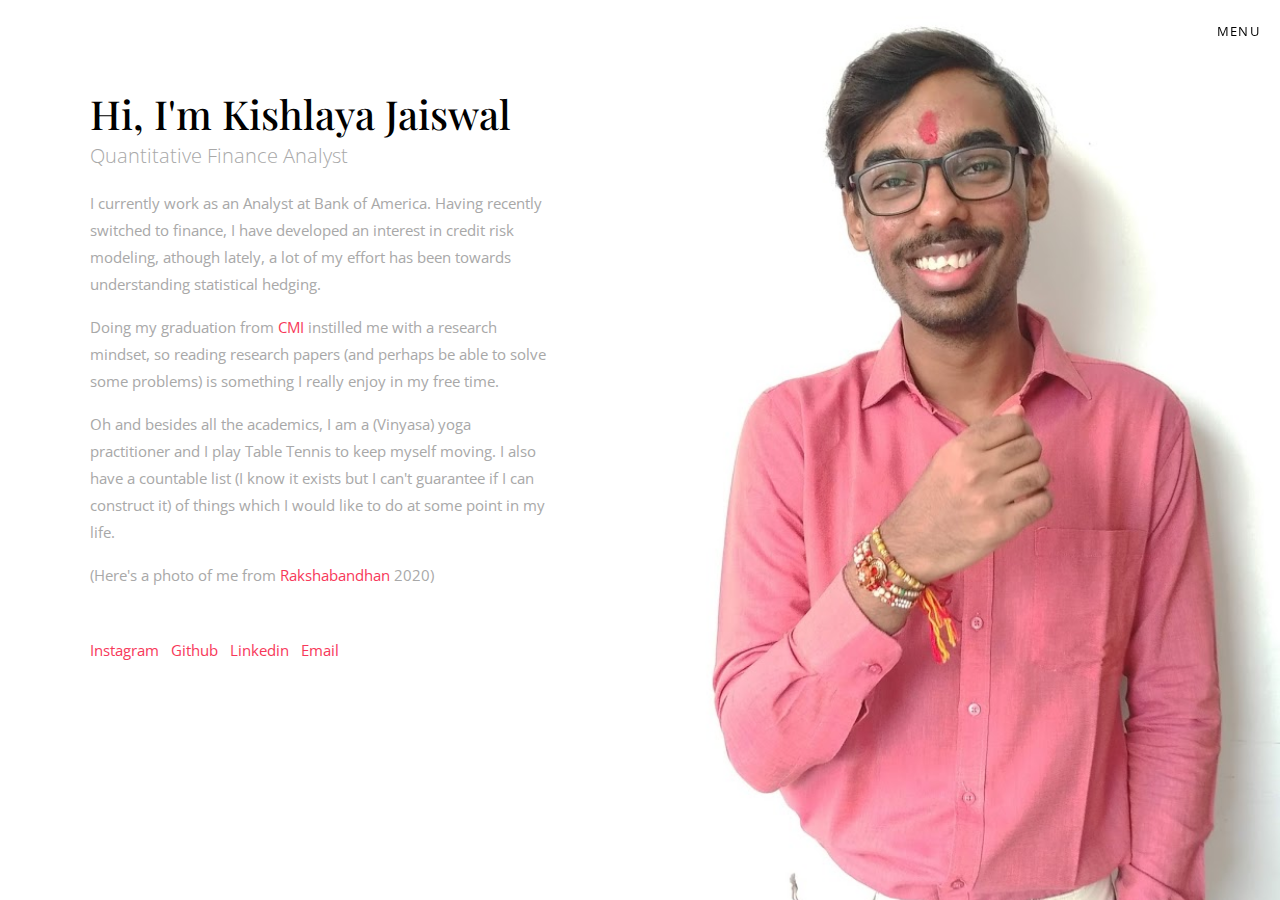
<file: index.html>
<!doctype html>
<html lang="en">

  <head>
    <title>Kishlaya Jaiswal | Personal Portfolio</title>
    <meta charset="utf-8">
    <meta name="viewport" content="width=device-width, initial-scale=1, shrink-to-fit=no">

    <link href="https://fonts.googleapis.com/css2?family=Open+Sans:wght@300;400;700&family=Playfair+Display:wght@300;400;700&display=swap" rel="stylesheet">
    <link rel="stylesheet" href="css/bootstrap.css">
    <link rel="stylesheet" href="https://cdnjs.cloudflare.com/ajax/libs/font-awesome/4.7.0/css/font-awesome.min.css">
    <link rel="stylesheet" href="css/style.css">
    <script src="js/main.js"></script>
  </head>

  <body>
    <div class="site-wrap">

      <a href="#" class="offcanvas-toggle js-offcanvas-toggle" onclick="navToggle();">Menu</a>
      <div class="offcanvas_menu" id="offcanvas_menu">
        <ul class="mb-5">
        </ul>

        <br /><!-- Link back to Colorlib can't be removed. Template is licensed under CC BY 3.0. -->
        Copyright &copy;<script>
          document.write(new Date().getFullYear());
        </script> All rights reserved | This template is made with <i class="fa fa-heart-o" aria-hidden="true"></i> by <a href="https://colorlib.com" target="_blank">Colorlib</a>
        <!-- Link back to Colorlib can't be removed. Template is licensed under CC BY 3.0. -->

      </div>

      <aside style="background-image: url(img/profile_big.jpg); background-position: top;"></aside>
      <main id="content"></main>
    </div>
  </body>
</html>
</file>
<file: css/style.css>
body {
  font-family: "Open Sans", Arial, sans-serif;
  font-weight: 400;
  font-size: 15px;
  line-height: 1.8;
  color: #a8a8a8;
  background: #fff;
}

a {
  -webkit-transition: .3s all ease;
  -o-transition: .3s all ease;
  transition: .3s all ease;
  text-decoration: none;
}

a:hover {
  text-decoration: none;
}

h1, h2, h3, h4, h5 {
  color: #000;
  font-family: "Playfair Display", times, serif;
}

ul.special-bullets {
  list-style-type: circle; /* Remove default bullets */
}

ul.special-bullets li::before {
  content: "\2022";  /* Add content: \2022 is the CSS Code/unicode for a bullet */
  color: #F73859; /* Change the color */
  font-weight: bold; /* If you want it to be bold */
  display: inline-block; /* Needed to add space between the bullet and the text */
  width: 1em; /* Also needed for space (tweak if needed) */
  margin-left: -1em; /* Also needed for space (tweak if needed) */
}

::selection {
  color: black;
  background-color: pink;
}

.site-wrap {
  -webkit-transition: .3s all ease;
  -o-transition: .3s all ease;
  transition: .3s all ease;
}

body.offcanvas-open {
  position: relative;
  overflow: hidden;
}

body.offcanvas-open .site-wrap {
  -webkit-transform: translateX(-240px);
  -ms-transform: translateX(-240px);
  transform: translateX(-240px);
}

.offcanvas-toggle {
  position: fixed;
  z-index: 89;
  right: 20px;
  text-transform: uppercase;
  letter-spacing: .1em;
  font-size: 13px;
  top: 20px;
  color: #000;
}

.offcanvas-toggle:hover {
  color: #000;
  opacity: .7;
}

.offcanvas-toggle.light {
  color: #fff;
}

.offcanvas-toggle.light:hover {
  color: #fff;
  opacity: .7;
}

.offcanvas_menu {
  position: fixed;
  top: 0;
  right: 0;
  height: 100vh;
  margin-right: -240px;
  overflow: scroll;
  z-index: 100;
  width: 240px;
  background: #283149;
  padding: 20px 30px;
}

.offcanvas_menu ul {
  margin: 0;
  padding: 0;
}

.offcanvas_menu ul li {
  margin: 0 0 10px 0;
  padding: 0;
  list-style: none;
}

.offcanvas_menu ul li a {
  color: #fff;
  font-size: 18px;
}

.offcanvas_menu ul li a:hover {
  opacity: .5;
}

.offcanvas_menu ul li.active a {
  color: #F73859;
}

.offcanvas_menu ul.social li {
  display: inline-block;
}

.offcanvas_menu ul.social li a {
  color: #fff;
  font-size: 20px;
  padding: 5px 10px;
}

.offcanvas_menu ul.social li a:hover {
  opacity: .5;
}

.offcanvas_menu ul.social li:first-child a {
  padding-left: 0;
}

main, aside {
  width: 100%;
}

@media (min-width: 576px) {
  main, aside {
    width: 50%;
  }
}

aside {
  background-position: center center;
  background-size: cover;
  height: 400px;
  position: relative;
}

@media (min-width: 576px) {
  aside {
    height: 100vh;
    position: fixed;
    right: 0;
    top: 0;
  }
}

main {
  float: left;
  padding: 7%;
  position: relative;
}

.home-button {
  top: 20px;
  color: #F73859;
  font-size: 20px;
  position: absolute;
}

@media (min-width: 576px) {
  .home-button {
    display: block;
  }
}

.resume-list {
  padding: 0;
  margin: 0;
}

.resume-list li {
  padding: 0;
  margin: 0 0 30px 0;
  display: block;
  list-style: none;
}

.resume-list li .date {
  color: #000;
  opacity: .6;
}

.resume-list li h3 {
  color: #000;
  font-size: 24px;
}
</file>
